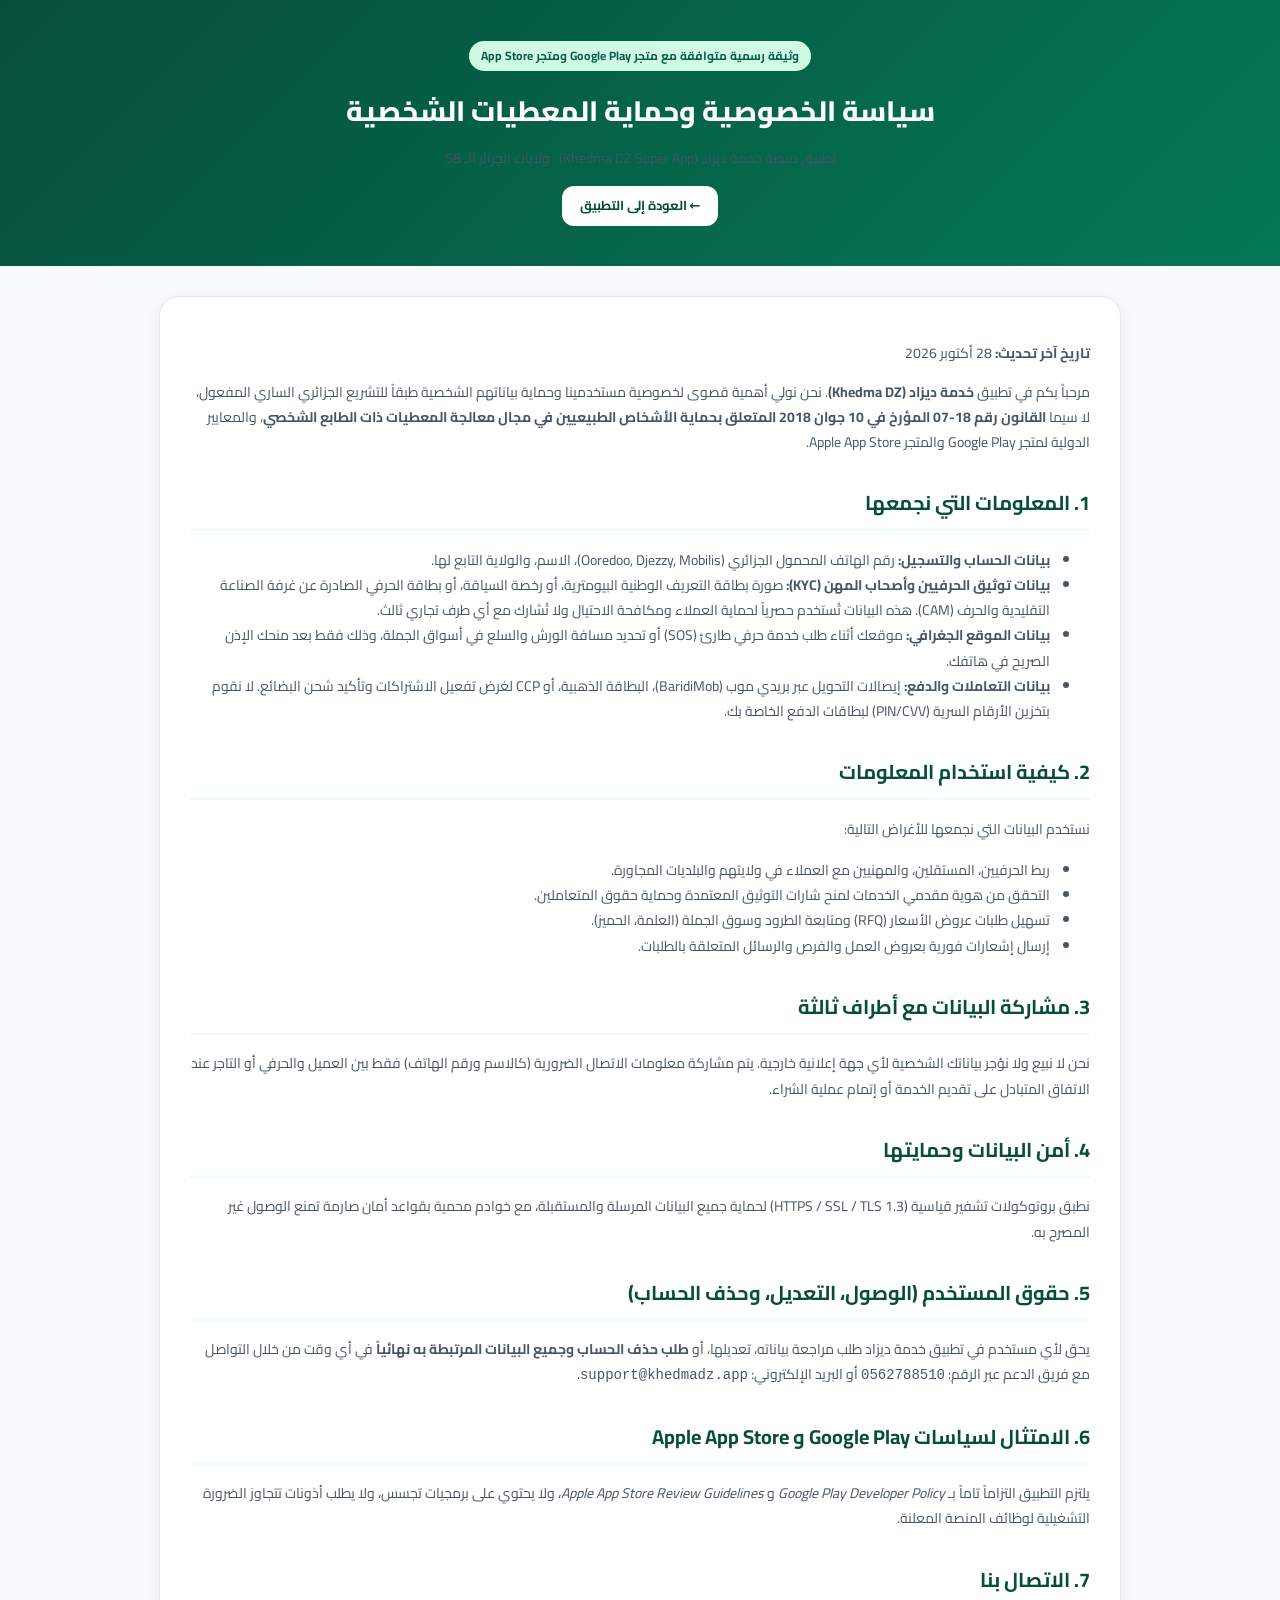
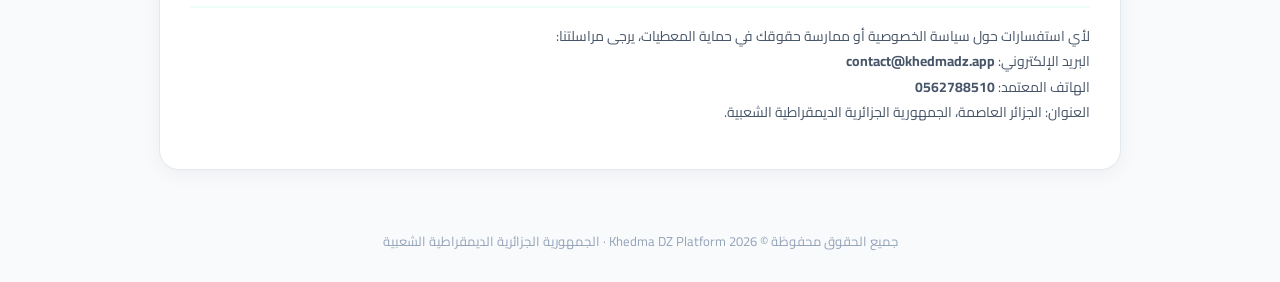
<file: public/privacy-policy.html>
<!DOCTYPE html>
<html lang="ar" dir="rtl">
<head>
  <meta charset="UTF-8">
  <meta name="viewport" content="width=device-width, initial-scale=1.0">
  <title>سياسة الخصوصية | Khedma DZ - Super App Platform</title>
  <link rel="preconnect" href="https://fonts.googleapis.com">
  <link rel="preconnect" href="https://fonts.gstatic.com" crossorigin>
  <link href="https://fonts.googleapis.com/css2?family=Cairo:wght@400;600;700;800&display=swap" rel="stylesheet">
  <style>
    body {
      font-family: 'Cairo', system-ui, -apple-system, sans-serif;
      line-height: 1.8;
      background-color: #f8fafc;
      color: #1e293b;
      margin: 0;
      padding: 0;
    }
    .header {
      background: linear-gradient(135deg, #064e3b 0%, #047857 100%);
      color: white;
      padding: 40px 20px;
      text-align: center;
    }
    .header h1 {
      margin: 0 0 10px 0;
      font-size: 28px;
      font-weight: 800;
    }
    .header p {
      margin: 0;
      opacity: 0.9;
      font-size: 14px;
    }
    .container {
      max-width: 900px;
      margin: 30px auto;
      padding: 30px;
      background: white;
      border-radius: 20px;
      box-shadow: 0 4px 20px rgba(0,0,0,0.05);
      border: 1px solid #e2e8f0;
    }
    h2 {
      color: #064e3b;
      font-size: 20px;
      border-bottom: 2px solid #ecfdf5;
      padding-bottom: 8px;
      margin-top: 30px;
    }
    h3 {
      color: #047857;
      font-size: 16px;
      margin-top: 20px;
    }
    p, li {
      color: #475569;
      font-size: 14px;
    }
    .badge {
      display: inline-block;
      background: #d1fae5;
      color: #065f46;
      padding: 4px 12px;
      border-radius: 9999px;
      font-size: 12px;
      font-weight: 700;
      margin-bottom: 15px;
    }
    .footer {
      text-align: center;
      padding: 30px;
      color: #94a3b8;
      font-size: 13px;
    }
    .nav-back {
      display: inline-block;
      margin-top: 15px;
      background: white;
      color: #064e3b;
      padding: 8px 18px;
      border-radius: 12px;
      text-decoration: none;
      font-weight: 700;
      font-size: 13px;
    }
  </style>
</head>
<body>

  <div class="header">
    <div class="badge">وثيقة رسمية متوافقة مع متجر Google Play ومتجر App Store</div>
    <h1>سياسة الخصوصية وحماية المعطيات الشخصية</h1>
    <p>تطبيق منصة خدمة ديزاد (Khedma DZ Super App) · ولايات الجزائر الـ 58</p>
    <a href="/" class="nav-back">← العودة إلى التطبيق</a>
  </div>

  <div class="container">
    <p><strong>تاريخ آخر تحديث:</strong> 28 أكتوبر 2026</p>
    <p>
      مرحباً بكم في تطبيق <strong>خدمة ديزاد (Khedma DZ)</strong>. نحن نولي أهمية قصوى لخصوصية مستخدمينا وحماية بياناتهم الشخصية طبقاً للتشريع الجزائري الساري المفعول، لا سيما <strong>القانون رقم 18-07 المؤرخ في 10 جوان 2018 المتعلق بحماية الأشخاص الطبيعيين في مجال معالجة المعطيات ذات الطابع الشخصي</strong>، والمعايير الدولية لمتجر Google Play والمتجر Apple App Store.
    </p>

    <h2>1. المعلومات التي نجمعها</h2>
    <ul>
      <li><strong>بيانات الحساب والتسجيل:</strong> رقم الهاتف المحمول الجزائري (Ooredoo, Djezzy, Mobilis)، الاسم، والولاية التابع لها.</li>
      <li><strong>بيانات توثيق الحرفيين وأصحاب المهن (KYC):</strong> صورة بطاقة التعريف الوطنية البيومترية، أو رخصة السياقة، أو بطاقة الحرفي الصادرة عن غرفة الصناعة التقليدية والحرف (CAM). هذه البيانات تُستخدم حصرياً لحماية العملاء ومكافحة الاحتيال ولا تُشارك مع أي طرف تجاري ثالث.</li>
      <li><strong>بيانات الموقع الجغرافي:</strong> موقعك أثناء طلب خدمة حرفي طارئ (SOS) أو تحديد مسافة الورش والسلع في أسواق الجملة، وذلك فقط بعد منحك الإذن الصريح في هاتفك.</li>
      <li><strong>بيانات التعاملات والدفع:</strong> إيصالات التحويل عبر بريدي موب (BaridiMob)، البطاقة الذهبية، أو CCP لغرض تفعيل الاشتراكات وتأكيد شحن البضائع. لا نقوم بتخزين الأرقام السرية (PIN/CVV) لبطاقات الدفع الخاصة بك.</li>
    </ul>

    <h2>2. كيفية استخدام المعلومات</h2>
    <p>نستخدم البيانات التي نجمعها للأغراض التالية:</p>
    <ul>
      <li>ربط الحرفيين، المستقلين، والمهنيين مع العملاء في ولايتهم والبلديات المجاورة.</li>
      <li>التحقق من هوية مقدمي الخدمات لمنح شارات التوثيق المعتمدة وحماية حقوق المتعاملين.</li>
      <li>تسهيل طلبات عروض الأسعار (RFQ) ومتابعة الطرود وسوق الجملة (العلمة، الحميز).</li>
      <li>إرسال إشعارات فورية بعروض العمل والفرص والرسائل المتعلقة بالطلبات.</li>
    </ul>

    <h2>3. مشاركة البيانات مع أطراف ثالثة</h2>
    <p>
      نحن لا نبيع ولا نؤجر بياناتك الشخصية لأي جهة إعلانية خارجية. يتم مشاركة معلومات الاتصال الضرورية (كالاسم ورقم الهاتف) فقط بين العميل والحرفي أو التاجر عند الاتفاق المتبادل على تقديم الخدمة أو إتمام عملية الشراء.
    </p>

    <h2>4. أمن البيانات وحمايتها</h2>
    <p>
      نطبق بروتوكولات تشفير قياسية (HTTPS / SSL / TLS 1.3) لحماية جميع البيانات المرسلة والمستقبلة، مع خوادم محمية بقواعد أمان صارمة تمنع الوصول غير المصرح به.
    </p>

    <h2>5. حقوق المستخدم (الوصول، التعديل، وحذف الحساب)</h2>
    <p>
      يحق لأي مستخدم في تطبيق خدمة ديزاد طلب مراجعة بياناته، تعديلها، أو <strong>طلب حذف الحساب وجميع البيانات المرتبطة به نهائياً</strong> في أي وقت من خلال التواصل مع فريق الدعم عبر الرقم: <code>0562788510</code> أو البريد الإلكتروني: <code>support@khedmadz.app</code>.
    </p>

    <h2>6. الامتثال لسياسات Google Play و Apple App Store</h2>
    <p>
      يلتزم التطبيق التزاماً تاماً بـ <em>Google Play Developer Policy</em> و <em>Apple App Store Review Guidelines</em>، ولا يحتوي على برمجيات تجسس، ولا يطلب أذونات تتجاوز الضرورة التشغيلية لوظائف المنصة المعلنة.
    </p>

    <h2>7. الاتصال بنا</h2>
    <p>
      لأي استفسارات حول سياسة الخصوصية أو ممارسة حقوقك في حماية المعطيات، يرجى مراسلتنا:
      <br>
      البريد الإلكتروني: <strong>contact@khedmadz.app</strong>
      <br>
      الهاتف المعتمد: <strong>0562788510</strong>
      <br>
      العنوان: الجزائر العاصمة، الجمهورية الجزائرية الديمقراطية الشعبية.
    </p>
  </div>

  <div class="footer">
    جميع الحقوق محفوظة © 2026 Khedma DZ Platform · الجمهورية الجزائرية الديمقراطية الشعبية
  </div>

</body>
</html>
</file>
